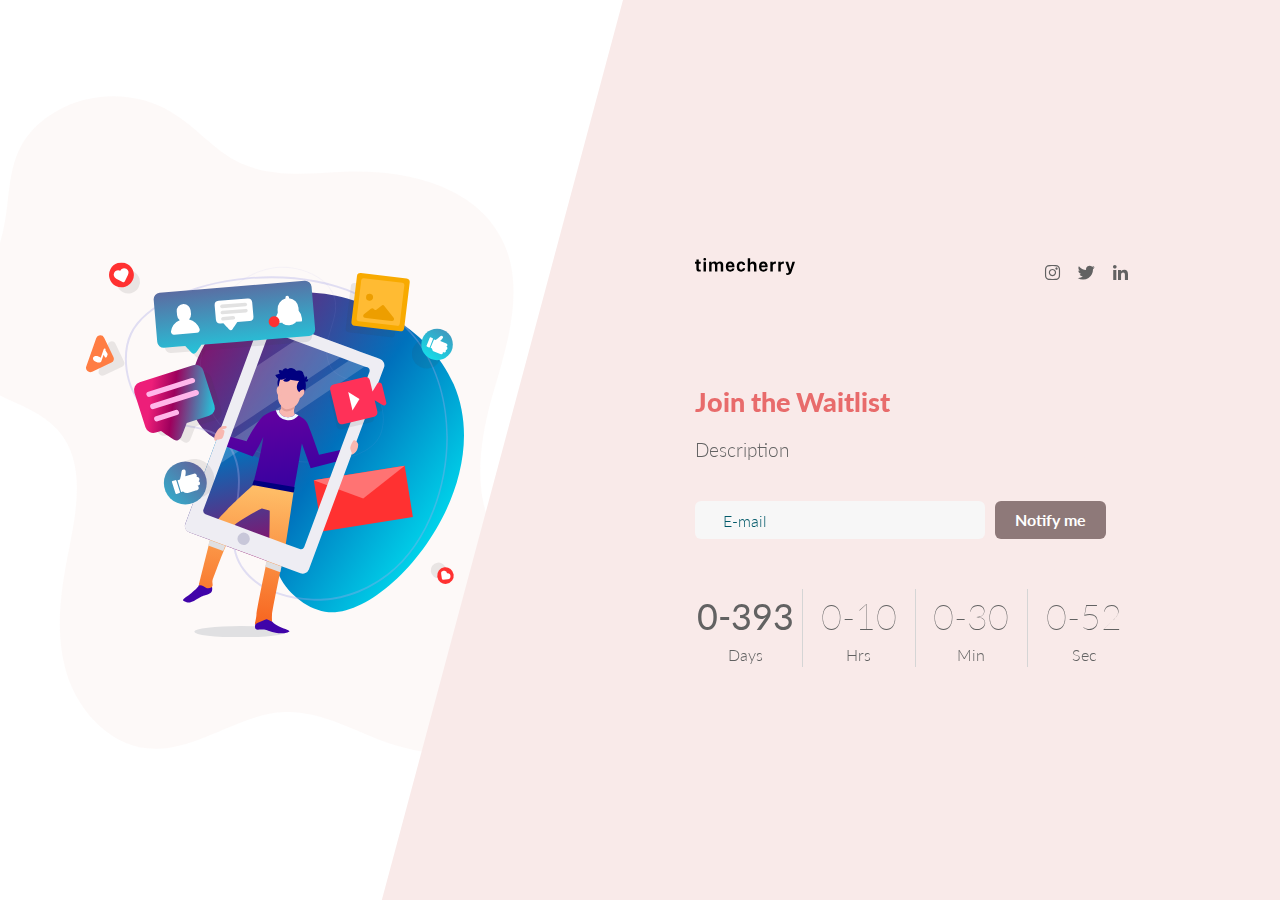
<file: index.html>
<!DOCTYPE html>
<html lang="en">
<head>
    <title>timecherry</title>
    <meta charset="UTF-8">
    <meta name="viewport" content="width=device-width, initial-scale=1.0">
    <link rel="icon" type="image/svg+xml" href="images/timecherry-logo-1.svg">
    <link rel="stylesheet" type="text/css" href="css/bootstrap.min.css">
    <link rel="stylesheet" type="text/css" href="css/fontawesome-all.min.css">
    <link rel="stylesheet" type="text/css" href="css/iosoon-style.css">
    <link rel="stylesheet" type="text/css" href="css/iosoon-theme5.css">

    <!-- Google tag (gtag.js) -->
    <script async src="https://www.googletagmanager.com/gtag/js?id=G-TZVBQM8WHE"></script>
    <script>
        window.dataLayer = window.dataLayer || [];
        function gtag(){dataLayer.push(arguments);}
        gtag('js', new Date());

        gtag('config', 'G-TZVBQM8WHE');
    </script>
</head>
<body>
    <div class="form-body">
        <div class="row">
            <div class="img-holder">
                <div class="info-holder">
                    <img src="images/graphic2.svg" alt="">
                </div>
            </div>
            <div class="form-holder custom-bg">
                <div class="form-content">
                    <div class="form-items">
                        <div class="form-row logo-social">
                            <div class="col-6">
                                <div class="website-logo-inside">
                                    <a href="index.html">
                                        <div class="logo">
                                            <img class="logo-size" src="images/timecherry-logo-1.svg" alt="">
                                        </div>
                                    </a>
                                </div>
                            </div>
                            <div class="col-6">
                                <div class="other-links no-bg-icon">
                                    <a href="https://www.instagram.com/timecherry" target="_blank"><i class="fab fa-instagram"></i></a>
                                    <a href="https://x.com/timecherry" target="_blank"><i class="fab fa-twitter"></i></a>
                                    <a href="https://www.linkedin.com/company/timecherry" target="_blank"><i class="fab fa-linkedin-in"></i></a>
                                </div>
                            </div>
                        </div>
                        <h3>Join the Waitlist</h3>
                        <p>Description</p>
                        <div id="mc_embed_signup2">
                            <form class="form-row" action="https://timecherry.us7.list-manage.com/subscribe/post?u=3519958bd8d28cdbc3f43c38e&amp;id=7b5ea2a5b9&amp;f_id=0084e7e3f0" method="post">
                                <div class="col-md-8">
                                    <input class="form-control" id="mce-EMAIL2" name="EMAIL" type="email" placeholder="E-mail">
                                </div>
                                <div class="col-md-4">
                                    <button type="submit" class="btn btn-primary">Notify me</button>
                                </div>
                            </form>
                            <script type="text/javascript" src="//s3.amazonaws.com/downloads.mailchimp.com/js/mc-validate.js"></script><script type="text/javascript">(function($) {window.fnames = new Array(); window.ftypes = new Array();fnames[0]='EMAIL';ftypes[0]='email';fnames[1]='FNAME';ftypes[1]='text';fnames[2]='LNAME';ftypes[2]='text';fnames[3]='ADDRESS';ftypes[3]='address';fnames[4]='PHONE';ftypes[4]='phone';fnames[5]='BIRTHDAY';ftypes[5]='birthday';fnames[6]='COMPANY';ftypes[6]='text';}(jQuery));var $mcj = jQuery.noConflict(true);</script>
                        </div>

                        <div class="time-counter form-row">
                            <div class="days count col">
                                <div class="num">30</div>
                                <div class="label">Days</div>
                            </div>
                            <div class="hours count col">
                                <div class="num">12</div>
                                <div class="label">Hrs</div>
                            </div>
                            <div class="minutes count col">
                                <div class="num">59</div>
                                <div class="label">Min</div>
                            </div>
                            <div class="seconds count col">
                                <div class="num">30</div>
                                <div class="label">Sec</div>
                            </div>
                        </div>
                    </div>
                </div>
            </div>
        </div>
    </div>
<script src="js/jquery.min.js"></script>
<script src="js/popper.min.js"></script>
<script src="js/bootstrap.min.js"></script>
<script src="js/main.js"></script>
</body>
</html>
</file>
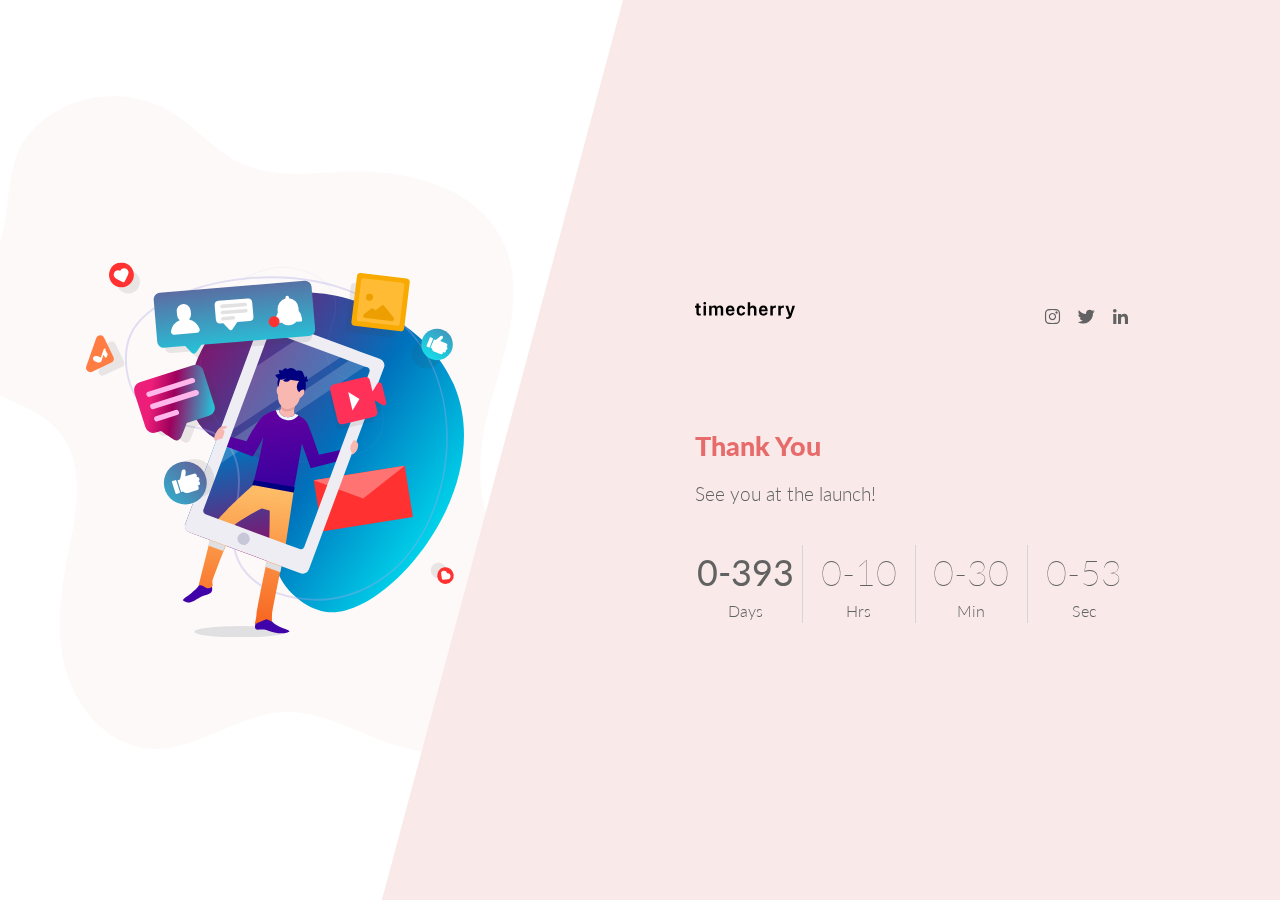
<file: thanks.html>
<!DOCTYPE html>
<html lang="en">
<head>
    <title>timecherry</title>
    <meta charset="UTF-8">
    <meta name="viewport" content="width=device-width, initial-scale=1.0">
    <link rel="icon" type="image/svg+xml" href="images/timecherry-logo-1.svg">
    <link rel="stylesheet" type="text/css" href="css/bootstrap.min.css">
    <link rel="stylesheet" type="text/css" href="css/fontawesome-all.min.css">
    <link rel="stylesheet" type="text/css" href="css/iosoon-style.css">
    <link rel="stylesheet" type="text/css" href="css/iosoon-theme5.css">

    <!-- Google tag (gtag.js) -->
    <script async src="https://www.googletagmanager.com/gtag/js?id=G-TZVBQM8WHE"></script>
    <script>
        window.dataLayer = window.dataLayer || [];
        function gtag(){dataLayer.push(arguments);}
        gtag('js', new Date());

        gtag('config', 'G-TZVBQM8WHE');
    </script>
</head>
<body>
    <div class="form-body">
        <div class="row">
            <div class="img-holder">
                <div class="info-holder">
                    <img src="images/graphic2.svg" alt="">
                </div>
            </div>
            <div class="form-holder custom-bg">
                <div class="form-content">
                    <div class="form-items">
                        <div class="form-row logo-social">
                            <div class="col-6">
                                <div class="website-logo-inside">
                                    <a href="index.html">
                                        <div class="logo">
                                            <img class="logo-size" src="images/timecherry-logo-1.svg" alt="">
                                        </div>
                                    </a>
                                </div>
                            </div>
                            <div class="col-6">
                                <div class="other-links no-bg-icon">
                                    <a href="https://www.instagram.com/timecherry" target="_blank"><i class="fab fa-instagram"></i></a>
                                    <a href="https://x.com/timecherry" target="_blank"><i class="fab fa-twitter"></i></a>
                                    <a href="https://www.linkedin.com/company/timecherry" target="_blank"><i class="fab fa-linkedin-in"></i></a>
                                </div>
                            </div>
                        </div>
                        <h3>Thank You</h3>
                        <p>See you at the launch!</p>
                        <div class="time-counter form-row">
                            <div class="days count col">
                                <div class="num">30</div>
                                <div class="label">Days</div>
                            </div>
                            <div class="hours count col">
                                <div class="num">12</div>
                                <div class="label">Hrs</div>
                            </div>
                            <div class="minutes count col">
                                <div class="num">59</div>
                                <div class="label">Min</div>
                            </div>
                            <div class="seconds count col">
                                <div class="num">30</div>
                                <div class="label">Sec</div>
                            </div>
                        </div>
                    </div>
                </div>
            </div>
        </div>
    </div>
<script src="js/jquery.min.js"></script>
<script src="js/popper.min.js"></script>
<script src="js/bootstrap.min.js"></script>
<script src="js/main.js"></script>
</body>
</html>
</file>
<file: css/iosoon-style.css>
/*------------------------------------------------------------------
 * Theme Name: iosoon - coming soon page templates
 * Theme URI: http://www.brandio.io/envato/iosoon/html
 * Author: Brandio
 * Author URI: http://www.brandio.io/
 * Description: A Bootstrap Responsive HTML5 Template
 * Version: 1.0
 * Licensed under MIT (https://github.com/twbs/bootstrap/blob/master/LICENSE)
 * Bootstrap v4.4.1 (http://getbootstrap.com)
 * Copyright 2020 Brandio.
 -------------------------------------------------------------------*/
/*------------------------------------------------------------------
[Table of contents]

1. General Styles.
2. Responsive Styles.
-------------------------------------------------------------------*/
@import url("https://fonts.googleapis.com/css?family=Lato:100,300,400,700,900");
/* -----------------------------------
    1 - General Styles
------------------------------------*/
*, body {
    font-family: 'Lato', sans-serif;
    font-weight: 400;
    -webkit-font-smoothing: antialiased;
    text-rendering: optimizeLegibility;
    -moz-osx-font-smoothing: grayscale;
}

html, body {
    height: 100%;
}

.form-body {
    position: relative;
    background-color: #0093FF;
    height: 100%;
    z-index: 1;
}

.form-body > .row {
    position: relative;
    margin-left: 0;
    margin-right: 0;
    height: 100%;
}

.form-body.gradient-bg {
    background-repeat: repeat-x;
    background-image: -webkit-linear-gradient(0deg, rgba(0, 0, 0, 0), rgba(0, 0, 0, 0));
    background-image: -o-linear-gradient(0deg, rgba(0, 0, 0, 0), rgba(0, 0, 0, 0));
    background-image: linear-gradient(0deg, rgba(0, 0, 0, 0), rgba(0, 0, 0, 0));
}

#pagebg {
    position: absolute;
    width: 100%;
    height: 100%;
    top: 0;
    left: 0;
    z-index: -1;
}

.other-bg {
    position: absolute;
    width: 100%;
    height: 100%;
    top: 0;
    left: 0;
    background-image: url(../images/graphic-bg1.svg);
    background-position: -550% 50%;
    background-size: 104%;
    background-repeat: no-repeat;
    z-index: -1;
}

.dir-bg {
    position: absolute;
    width: 100%;
    height: 100%;
    top: 0;
    right: 0;
    background-image: url(../images/cloud-bg3.svg);
    background-size: 362px 326px;
    background-position: top right;
    background-repeat: no-repeat;
    z-index: -1;
}

.website-logo {
    display: inline-block;
    position: absolute;
    z-index: 1000;
    top: 50px;
    left: 50px;
    right: initial;
    bottom: initial;
}

.website-logo img {
    width: 100px;
}

.website-logo a {
    display: inline-block;
}

.website-logo .logo {
    display: inline-block;
    background-image: url("../images/timecherry-logo-1.svg");
    background-size: contain;
    background-repeat: no-repeat;
}

.website-logo .logo img {
    width: 100px;
}

.website-logo .logo img.logo-size {
    opacity: 0 !important;
}

.other-links {
    margin-top: 30px;
}

.other-links span {
    font-size: 19px;
    font-weight: 300;
    color: #fff;
    margin-right: 20px;
}

.other-links a {
    font-size: 12px;
    font-weight: 700;
    color: #fff;
    margin-right: 10px;
}

.other-links a:last-child {
    margin-right: 0;
}

.other-links a i {
    display: inline-block;
    width: 20px;
    height: 20px;
    background-color: #000;
    color: #fff;
    border-radius: 25px;
    text-align: center;
    padding-top: 5px;
    font-size: 17px;
    margin: 0 5px;
    -webkit-transition: all 0.3s ease;
    transition: all 0.3s ease;
}

.other-links a i[class*="fa-twitter"] {
    background-color: #00aced;
}

.other-links a i[class*="fa-facebook"] {
    background-color: #3b5998;
}

.other-links a i[class*="fa-youtube"] {
    background-color: #bb0000;
}

.other-links a i[class*="fa-google"] {
    background-color: #dd4b39;
}

.other-links a i[class*="fa-linkedin"] {
    background-color: #007bb6;
}

.other-links a i[class*="fa-instagram"] {
    background-color: #517fa4;
}

.other-links a:hover, .other-links a:focus {
    opacity: 0.8;
}

.other-links.no-bg-icon a {
    margin-right: 0;
}

.other-links.no-bg-icon a i {
    background-color: transparent;
}

.other-links.other-links-up {
    position: absolute;
    z-index: 1000;
    top: 50px;
    right: 50px;
    margin-top: 0;
}

.website-logo-inside {
    margin-top: -40px;
    margin-bottom: 100px;
}

.website-logo-inside img {
    width: 100px;
}

.website-logo-inside a {
    display: inline-block;
}

.website-logo-inside .logo {
    display: inline-block;
    background-image: url("../images/timecherry-logo-1.svg");
    background-size: contain;
    background-repeat: no-repeat;
}

.website-logo-inside .logo img {
    width: 100px;
}

.website-logo-inside .logo img.logo-size {
    opacity: 0 !important;
}

.no-side .website-logo-inside {
    margin-bottom: 40px;
}

.preview-body {
    padding-top: 70px;
    padding-bottom: 70px;
    text-align: center;
}

.preview-body .web-logo {
    margin-bottom: 50px;
}

.preview-body .web-logo img {
    width: 120px;
}

.preview-body .web-title {
    font-size: 30px;
    font-weight: 300;
    color: #000;
    line-height: 35px;
    margin-bottom: 50px;
}

.preview-body .img-link {
    display: inline-block;
    width: 100%;
    margin: 20px 0;
    padding: 0 5px;
}

.preview-body .img-link img {
    width: 100%;
    border-radius: 15px;
    -webkit-box-shadow: 0 0 5px rgba(0, 0, 0, 0.18);
    box-shadow: 0 0 5px rgba(0, 0, 0, 0.18);
    -webkit-transition: all 0.5s cubic-bezier(0.34, 1.61, 0.7, 1);
    transition: all 0.5s cubic-bezier(0.34, 1.61, 0.7, 1);
}

.preview-body .img-link:hover img, .preview-body .img-link:focus img {
    -webkit-transform: scale(1.05);
    -moz-transform: scale(1.05);
    -ms-transform: scale(1.05);
    transform: scale(1.05);
    -webkit-box-shadow: 0 11px 19px rgba(0, 0, 0, 0.1);
    box-shadow: 0 11px 19px rgba(0, 0, 0, 0.1);
}

.img-holder {
    display: inline-block;
    position: absolute;
    top: 0;
    left: 0;
    width: 550px;
    min-height: 700px;
    height: 100%;
    overflow: hidden;
    background-color: #000000;
    padding: 60px;
    text-align: center;
    z-index: 999;
}

.img-holder:before {
    content: "";
    position: absolute;
    width: 100%;
    height: 100%;
    left: 0;
    top: 0;
    background-image: url(../images/cloud-bg.svg);
    background-size: 130%;
    background-repeat: no-repeat;
    background-position: center center;
    z-index: -1;
}

.img-holder .info-holder {
    position: relative;
    top: 50%;
    -webkit-transform: translateY(-50%);
    -moz-transform: translateY(-50%);
    -ms-transform: translateY(-50%);
    transform: translateY(-50%);
}

.img-holder .info-holder h3 {
    display: inline-block;
    color: #fff;
    text-align: left;
    font-size: 25px;
    font-weight: 900;
    margin-bottom: 30px;
    width: 100%;
    max-width: 378px;
    padding-right: 30px;
}

.img-holder .info-holder p {
    display: inline-block;
    color: #fff;
    text-align: left;
    font-size: 19px;
    font-weight: 300;
    line-height: 20px;
    margin-bottom: 50px;
    width: 100%;
    max-width: 378px;
    padding-right: 30px;
}

.img-holder .info-holder img {
    width: 100%;
    max-width: 378px;
}

.img-holder .bg {
    position: absolute;
    opacity: 0.23;
    left: 0;
    top: 0;
    width: 100%;
    height: 100%;
    background-image: url("../images/img1.jpg");
    background-size: cover;
    background-position: center;
    z-index: -1;
}

.img-holder.on-top {
    z-index: 99999;
    -webkit-transform: translateX(50px);
    -moz-transform: translateX(50px);
    -ms-transform: translateX(50px);
    transform: translateX(50px);
    padding: 20px;
}

@media (min-height: 700px) {
    .img-holder {
        position: fixed;
    }

    .website-logo {
    /*position: fixed;*/
    }
}

.img-holder-right {
    display: -webkit-box;
    display: -moz-box;
    display: -ms-flexbox;
    display: -webkit-flex;
    display: flex;
    -moz-justify-content: left;
    -webkit-justify-content: left;
    -ms-justify-content: left;
    justify-content: left;
    -moz-align-items: center;
    -webkit-align-items: center;
    -ms-align-items: center;
    align-items: center;
    padding: 30px;
}

.img-holder-right img {
    width: 100%;
    max-width: 620px;
}

.form-holder {
    position: relative;
    margin-left: 550px;
    width: 100%;
    height: 100%;
}

.form-holder .form-content {
    position: relative;
    text-align: center;
    display: -webkit-box;
    display: -moz-box;
    display: -ms-flexbox;
    display: -webkit-flex;
    display: flex;
    -moz-justify-content: center;
    -webkit-justify-content: center;
    -ms-justify-content: center;
    justify-content: center;
    -moz-align-items: center;
    -webkit-align-items: center;
    -ms-align-items: center;
    align-items: center;
    padding: 125px 60px 60px;
    height: 100%;
}

.form-holder .form-content ::-webkit-input-placeholder {
    color: #526489;
}

.form-holder .form-content :-moz-placeholder {
    color: #526489;
}

.form-holder .form-content ::-moz-placeholder {
    color: #526489;
}

.form-holder .form-content :-ms-input-placeholder {
    color: #526489;
}

.form-holder.custom-bg {
    background-color: transparent !important;
    z-index: 9999;
}

.form-holder.custom-bg:before {
    position: absolute;
    content: "";
    width: 100%;
    height: 100%;
    top: 0;
    left: 0;
    background-color: #F9EAE9;
    -webkit-transform-origin: top center;
    -moz-transform-origin: top center;
    -ms-transform-origin: top center;
    transform-origin: top center;
    -webkit-transform: skewX(-15deg) scaleX(0.8);
    -moz-transform: skewX(-15deg) scaleX(0.8);
    -ms-transform: skewX(-15deg) scaleX(0.8);
    transform: skewX(-15deg) scaleX(0.8);
}

.form-holder.custom-bg:after {
    position: absolute;
    content: "";
    width: 70%;
    height: 100%;
    top: 0;
    right: 0;
    background-color: #F9EAE9;
    z-index: -1;
}

.form-holder.custom-bg .form-content {
    background-color: transparent !important;
}

.form-holder #pagebg {
    position: absolute;
    width: 100%;
    height: 100%;
    left: 0;
    top: 0;
}

@media (max-height: 700px) {
    .form-body {
        height: initial;
        min-height: 100%;
    }

    .form-body .form-content {
        display: block;
    }
}

.form-control:focus {
    -webkit-box-shadow: none;
    box-shadow: none;
}

.form-control ::-webkit-input-placeholder {
    color: #526489;
}

.form-control :-moz-placeholder {
    color: #526489;
}

.form-control ::-moz-placeholder {
    color: #526489;
}

.form-control :-ms-input-placeholder {
    color: #526489;
}

.form-content {
    position: relative;
    background-color: #0093FF;
}

.form-content .spacer {
    height: 20px;
}

.form-content .form-group {
    color: #fff;
    font-size: 15px;
    font-weight: 300;
}

.form-content .form-items {
    display: inline-block;
    width: 100%;
    max-width: 340px;
    text-align: left;
    -webkit-transition: all 0.4s ease;
    transition: all 0.4s ease;
}

.form-content h3 {
    color: #fff;
    text-align: left;
    font-size: 27px;
    font-weight: 900;
    margin-bottom: 20px;
}

.form-content h3.form-title {
    margin-bottom: 30px;
}

.form-content h5 {
    color: #fff;
    text-align: center;
    font-size: 19px;
    font-weight: 700;
    margin-bottom: 25px;
}

.form-content p {
    color: #fff;
    text-align: left;
    font-size: 19px;
    font-weight: 300;
    line-height: 23px;
    margin-bottom: 40px;
}

.form-content p.form-subtitle {
    font-size: 16px;
    margin-bottom: 15px;
}

.form-content a {
    color: #fff;
    font-size: 19px;
}

.form-content label {
    color: #fff;
    text-align: left;
    font-size: 15px;
    font-weight: 300;
    line-height: 20px;
    margin-bottom: 10px;
}

.form-content .page-links {
    margin-bottom: 34px;
}

.form-content .page-links a {
    position: relative;
    display: inline-block;
    text-decoration: none;
    color: #fff;
    font-weight: 300;
    font-size: 15px;
    margin-right: 20px;
    -webkit-transition: all 0.3s ease;
    transition: all 0.3s ease;
}

.form-content .page-links a:last-child {
    margin-right: 0;
}

.form-content .page-links a:after {
    position: absolute;
    content: "";
    width: 100%;
    height: 2px;
    left: 0;
    bottom: -10px;
    background-color: rgba(255, 255, 255, 0.5);
    -webkit-transition: all 0.3s ease;
    transition: all 0.3s ease;
}

.form-content .page-links a.active {
    font-weight: 700;
}

.form-content .page-links a.active:after {
    background-color: #fff;
}

.form-content .page-links a:hover:after, .form-content .page-links a:focus:after {
    background-color: #fff;
}

.form-content input, .form-content .dropdown-toggle.btn-default {
    width: 100%;
    text-align: left;
    border: 0;
    outline: 0;
    border-radius: 6px;
    background-color: #fff;
    -webkit-box-shadow: 0 0 0 rgba(0, 0, 0, 0);
    box-shadow: 0 0 0 rgba(0, 0, 0, 0);
    padding: 7px 28px;
    font-size: 16px;
    font-weight: 300;
    color: #8D8D8D;
    -webkit-transition: all 0.3s ease 0s;
    transition: all 0.3s ease 0s;
    margin-bottom: 14px;
}

.form-content input:hover, .form-content input:focus, .form-content .dropdown-toggle.btn-default:hover, .form-content .dropdown-toggle.btn-default:focus {
    border: 0;
    background-color: #ebeff8;
    color: #8D8D8D;
    -webkit-box-shadow: 0 0 0 rgba(0, 0, 0, 0);
    box-shadow: 0 0 0 rgba(0, 0, 0, 0);
}

.form-content textarea {
    position: static !important;
    width: 100%;
    padding: 8px 20px;
    border-radius: 6px;
    text-align: left;
    background-color: #fff;
    -webkit-box-shadow: 0 0 0 rgba(0, 0, 0, 0);
    box-shadow: 0 0 0 rgba(0, 0, 0, 0);
    border: 0;
    font-size: 15px;
    color: #8D8D8D;
    outline: none;
    resize: none;
    height: 120px;
    -webkit-transition: none;
    transition: none;
    margin-bottom: 14px;
}

.form-content textarea:hover, .form-content textarea:focus {
    border: 0;
    background-color: #ebeff8;
    color: #8D8D8D;
    -webkit-box-shadow: 0 0 0 rgba(0, 0, 0, 0);
    box-shadow: 0 0 0 rgba(0, 0, 0, 0);
}

.form-content input[type="checkbox"], .form-content input[type="radio"] {
    width: auto;
}

.form-content input[type="checkbox"]:not(:checked), .form-content input[type="checkbox"]:checked, .form-content input[type="radio"]:not(:checked), .form-content input[type="radio"]:checked {
    position: absolute;
    left: -9999px;
}

.form-content input[type="checkbox"]:not(:checked) + label, .form-content input[type="checkbox"]:checked + label, .form-content input[type="radio"]:not(:checked) + label, .form-content input[type="radio"]:checked + label {
    position: relative;
    padding-left: 23px;
    cursor: pointer;
    display: inline;
    color: #fff;
    font-size: 14px;
    font-weight: 700;
    margin-left: 0;
    -webkit-transition: all 0.3s ease;
    transition: all 0.3s ease;
    -webkit-user-select: none;
    -moz-user-select: none;
    -ms-user-select: none;
    user-select: none;
}

.form-content input[type="checkbox"]:checked + label, .form-content input[type="radio"]:checked + label {
    color: #fff;
}

.form-content input[type="checkbox"]:checked + label:before, .form-content input[type="radio"]:checked + label:before {
    content: '';
    position: absolute;
    left: 0;
    top: 2px;
    width: 15px;
    height: 15px;
    background: #fff;
    border-radius: 50px;
    border: 0px solid #fff;
    -webkit-transition: all 0.3s ease;
    transition: all 0.3s ease;
}

.form-content input[type="checkbox"]:not(:checked) + label:before, .form-content input[type="radio"]:not(:checked) + label:before {
    content: '';
    position: absolute;
    left: 0;
    top: 2px;
    width: 15px;
    height: 15px;
    background: transparent;
    border-radius: 50px;
    border: 2px solid #fff;
    -webkit-transition: all 0.3s ease;
    transition: all 0.3s ease;
}

.form-content input[type="checkbox"]:not(:checked) + label:after, .form-content input[type="radio"]:not(:checked) + label:after {
    opacity: 0;
    -webkit-transform: scale(0);
    -moz-transform: scale(0);
    -ms-transform: scale(0);
    transform: scale(0);
}

.form-content input[type="checkbox"]:disabled, .form-content input[type="radio"]:disabled {
    opacity: 0.6;
}

.form-content input[type="checkbox"]:not(:checked) + label:after, .form-content input[type="checkbox"]:checked + label:after {
    content: '\f00c';
    font-family: "Font Awesome 5 Free";
    font-style: normal;
    font-weight: 600;
    position: absolute;
    top: 3px;
    left: 3px;
    font-size: 9px;
    color: #0093FF;
    line-height: 14px;
    -webkit-transition: all 0.2s ease;
    transition: all 0.2s ease;
}

.form-content input[type="checkbox"]:checked + label:before {
    border-radius: 4px;
}

.form-content input[type="checkbox"]:not(:checked) + label:before {
    border-radius: 4px;
}

.form-content input[type="radio"]:not(:checked) + label:after, .form-content input[type="radio"]:checked + label:after {
    content: "";
    position: absolute;
    top: 7px;
    left: 5px;
    width: 5px;
    height: 5px;
    border-radius: 20px;
    background-color: #0093FF;
    -webkit-transition: all 0.2s ease;
    transition: all 0.2s ease;
}

.form-content .custom-options {
    display: -webkit-box;
    display: -moz-box;
    display: -ms-flexbox;
    display: -webkit-flex;
    display: flex;
}

.form-content .custom-options input[type="checkbox"], .form-content .custom-options input[type="radio"] {
    width: auto;
}

.form-content .custom-options input[type="checkbox"]:not(:checked), .form-content .custom-options input[type="checkbox"]:checked, .form-content .custom-options input[type="radio"]:not(:checked), .form-content .custom-options input[type="radio"]:checked {
    position: absolute;
    left: -9999px;
}

.form-content .custom-options input[type="checkbox"]:not(:checked) + label, .form-content .custom-options input[type="checkbox"]:checked + label, .form-content .custom-options input[type="radio"]:not(:checked) + label, .form-content .custom-options input[type="radio"]:checked + label {
    position: relative;
    padding-left: 0;
    cursor: pointer;
    display: inline;
    color: #606060;
    background-color: #F7F7F7;
    font-size: 13px;
    font-weight: 400;
    margin-left: 0;
    border-radius: 5px;
    padding: 4px 10px;
    margin-right: 10px;
    -webkit-transition: all 0.3s ease;
    transition: all 0.3s ease;
    -webkit-user-select: none;
    -moz-user-select: none;
    -ms-user-select: none;
    user-select: none;
    flex-grow: 1;
    text-align: center;
}

.form-content .custom-options input[type="checkbox"]:not(:checked) + label:last-child, .form-content .custom-options input[type="checkbox"]:checked + label:last-child, .form-content .custom-options input[type="radio"]:not(:checked) + label:last-child, .form-content .custom-options input[type="radio"]:checked + label:last-child {
    margin-right: 0;
}

.form-content .custom-options input[type="checkbox"]:checked + label, .form-content .custom-options input[type="radio"]:checked + label {
    color: #fff;
    background-color: #57D38C;
    font-weight: 400;
    -webkit-box-shadow: 0 3px 8px rgba(74, 230, 142, 0.35);
    box-shadow: 0 3px 8px rgba(74, 230, 142, 0.35);
}

.form-content .custom-options input[type="checkbox"]:checked + label:before, .form-content .custom-options input[type="radio"]:checked + label:before {
    display: none;
}

.form-content .custom-options input[type="checkbox"]:not(:checked) + label:before, .form-content .custom-options input[type="radio"]:not(:checked) + label:before {
    display: none;
}

.form-content .custom-options input[type="checkbox"]:not(:checked) + label:after, .form-content .custom-options input[type="radio"]:not(:checked) + label:after {
    display: none;
}

.form-content .custom-options input[type="checkbox"]:disabled, .form-content .custom-options input[type="radio"]:disabled {
    opacity: 0.6;
}

.form-content .custom-options input[type="checkbox"]:not(:checked) + label:after, .form-content .custom-options input[type="checkbox"]:checked + label:after {
    display: none;
}

.form-content .custom-options input[type="checkbox"]:checked + label:before {
    border-radius: 4px;
}

.form-content .custom-options input[type="checkbox"]:not(:checked) + label:before {
    border-radius: 4px;
}

.form-content .custom-options input[type="radio"]:not(:checked) + label:after, .form-content .custom-options input[type="radio"]:checked + label:after {
    display: none;
}

.form-content .ibtn {
    border-radius: 8px;
    border: 0;
    padding: 8px 26px;
    background-color: #fff;
    color: #29A4FF;
    font-size: 16px;
    font-weight: 700;
    text-decoration: none;
    cursor: pointer;
    margin-right: 10px;
    outline: none;
    -webkit-transition: all 0.3s ease;
    transition: all 0.3s ease;
    -webkit-box-shadow: 0 0 0 rgba(0, 0, 0, 0.16);
    box-shadow: 0 0 0 rgba(0, 0, 0, 0.16);
}

.form-content .ibtn:last-child {
    margin-right: 0;
}

.form-content .ibtn:hover, .form-content .ibtn:focus {
    -webkit-box-shadow: 0 5px 6px rgba(0, 0, 0, 0.16);
    box-shadow: 0 5px 6px rgba(0, 0, 0, 0.16);
    background-color: #f2f2f2;
}

.form-content .form-button {
    margin-top: 4px;
    margin-bottom: 25px;
}

.form-content .form-button a {
    font-size: 13px;
    font-weight: 700;
    color: #fff;
}

.form-content .form-button.full-width {
    margin-top: 15px;
}

.form-content .form-button.full-width .ibtn {
    width: 100%;
}

.form-content .btn {
    border-radius: 6px;
    padding: 7px 20px;
    font-size: 16px;
    font-weight: 700;
    margin-right: 10px;
    border: 0;
}

.form-content .btn.btn-light {
    color: #B0C2D0;
}

.form-content .btn.btn-light:hover, .form-content .btn.btn-light:focus {
    color: #a0b6c6;
}

.form-content .btn.btn-primary {
    color: #29A4FF;
    background-color: #fff;
    -webkit-box-shadow: 0 0 0 rgba(0, 0, 0, 0.16);
    box-shadow: 0 0 0 rgba(0, 0, 0, 0.16);
}

.form-content .btn.btn-primary:hover, .form-content .btn.btn-primary:focus {
    background-color: #f7f7f7;
    -webkit-box-shadow: 0 5px 6px rgba(0, 0, 0, 0.16);
    box-shadow: 0 5px 6px rgba(0, 0, 0, 0.16);
}

.form-content .btn:last-child {
    margin-right: 0;
}

.form-content form {
    margin-bottom: 36px;
    text-align: left;
}

.form-content.form-sm input, .form-content.form-sm .dropdown-toggle.btn-default {
    padding: 6px 16px;
    margin-bottom: 10px;
    font-size: 14px;
}

.form-content.form-sm textarea {
    padding: 6px 16px;
    margin-bottom: 10px;
    font-size: 14px;
}

.form-content.form-sm .form-button .ibtn {
    padding: 4px 28px;
}

.form-content.form-sm .btn {
    padding: 4px 28px;
}

.form-content .form-sent {
    position: absolute;
    text-align: center;
    opacity: 0;
    pointer-events: none;
    z-index: 1;
    -webkit-transform-origin: center center;
    -moz-transform-origin: center center;
    -ms-transform-origin: center center;
    transform-origin: center center;
    -webkit-transform: scale(0.7) translateX(200px);
    -moz-transform: scale(0.7) translateX(200px);
    -ms-transform: scale(0.7) translateX(200px);
    transform: scale(0.7) translateX(200px);
    -webkit-transition: all 0.4s ease;
    transition: all 0.4s ease;
}

.form-content .form-sent.show-it {
    opacity: 1;
    pointer-events: all;
    z-index: 2;
    -webkit-transform: scale(1) translateX(0);
    -moz-transform: scale(1) translateX(0);
    -ms-transform: scale(1) translateX(0);
    transform: scale(1) translateX(0);
}

.form-content .form-sent.show-it .tick-holder .tick-icon {
    -webkit-animation: tick-anime3 0.7s cubic-bezier(0.34, 1.61, 0.7, 1) 0s forwards;
    -moz-animation: tick-anime3 0.7s cubic-bezier(0.34, 1.61, 0.7, 1) 0s forwards;
    -ms-animation: tick-anime3 0.7s cubic-bezier(0.34, 1.61, 0.7, 1) 0s forwards;
    animation: tick-anime3 0.7s cubic-bezier(0.34, 1.61, 0.7, 1) 0s forwards;
}

.form-content .form-sent.show-it .tick-holder .tick-icon:before {
    -webkit-animation: tick-anime1 0.2s linear 0.2s forwards;
    -moz-animation: tick-anime1 0.2s linear 0.2s forwards;
    -ms-animation: tick-anime1 0.2s linear 0.2s forwards;
    animation: tick-anime1 0.2s linear 0.2s forwards;
}

.form-content .form-sent.show-it .tick-holder .tick-icon:after {
    -webkit-animation: tick-anime2 0.4s ease 0.4s forwards;
    -moz-animation: tick-anime2 0.4s ease 0.4s forwards;
    -ms-animation: tick-anime2 0.4s ease 0.4s forwards;
    animation: tick-anime2 0.4s ease 0.4s forwards;
}

.form-content .form-sent .tick-holder {
    text-align: center;
    margin-bottom: 12px;
}

.form-content .form-sent .tick-holder .tick-icon {
    position: relative;
    display: inline-block;
    width: 40px;
    height: 40px;
    border-radius: 40px;
    background-color: rgba(255, 255, 255, 0);
    -webkit-transform: rotate(35deg) scale(2);
    -moz-transform: rotate(35deg) scale(2);
    -ms-transform: rotate(35deg) scale(2);
    transform: rotate(35deg) scale(2);
    -webkit-transform-origin: center center;
    -moz-transform-origin: center center;
    -ms-transform-origin: center center;
    transform-origin: center center;
}

.form-content .form-sent .tick-holder .tick-icon:before {
    content: "";
    position: absolute;
    background-color: #fff;
    width: 10px;
    height: 2px;
    top: 28px;
    left: 14px;
    border-radius: 2px;
    -webkit-transform-origin: left center;
    -moz-transform-origin: left center;
    -ms-transform-origin: left center;
    transform-origin: left center;
    -webkit-transform: scaleX(0);
    -moz-transform: scaleX(0);
    -ms-transform: scaleX(0);
    transform: scaleX(0);
}

.form-content .form-sent .tick-holder .tick-icon:after {
    content: "";
    position: absolute;
    background-color: #fff;
    width: 2px;
    height: 20px;
    top: 9px;
    left: 22px;
    border-radius: 2px;
    -webkit-transform-origin: center bottom;
    -moz-transform-origin: center bottom;
    -ms-transform-origin: center bottom;
    transform-origin: center bottom;
    -webkit-transform: scaleY(0);
    -moz-transform: scaleY(0);
    -ms-transform: scaleY(0);
    transform: scaleY(0);
}

.form-content .form-sent h3 {
    text-align: center;
    color: #fff;
}

.form-content .form-sent p {
    text-align: center;
    color: #fff;
    font-size: 15px;
    opacity: 0.8;
    margin-bottom: 20px;
}

.form-content .form-sent .info-holder {
    font-size: 12px;
    font-weight: 700;
    color: #fff;
    border-top: 1px solid rgba(255, 255, 255, 0.5);
    padding: 10px;
    margin-top: 60px;
}

.form-content .form-sent .info-holder span {
    font-size: 12px;
    font-weight: 700;
    color: #fff;
    opacity: 0.6;
}

.form-content .form-sent .info-holder a {
    font-size: 12px;
    font-weight: 700;
    color: #fff;
    opacity: 0.9;
}

.form-content .hide-it {
    opacity: 0;
    z-index: 1;
    pointer-events: none;
    -webkit-transform-origin: center center;
    -moz-transform-origin: center center;
    -ms-transform-origin: center center;
    transform-origin: center center;
    -webkit-transform: scale(0.7) translateX(-200px);
    -moz-transform: scale(0.7) translateX(-200px);
    -ms-transform: scale(0.7) translateX(-200px);
    transform: scale(0.7) translateX(-200px);
}

.form-content .time-counter .count {
    text-align: center;
    border-right: 1px solid #D5D5D5;
}

.form-content .time-counter .count .num {
    font-size: 36px;
    font-weight: 100;
    color: #fff;
}

.form-content .time-counter .count .label {
    font-size: 16px;
    font-weight: 300;
    color: #fff;
}

.form-content .time-counter .count:first-child .num {
    font-weight: 400;
}

.form-content .time-counter .count:last-child {
    border-right: 0;
}

.form-content .time-counter.other-style .count {
    border: 0;
}

.form-content .time-counter.bold-style .count .num {
    font-weight: 300;
}

.form-content .time-counter.bold-style .count:first-child .num {
    font-weight: 400;
}

.form-content .logo-social {
    margin-top: -40px;
    margin-bottom: 100px;
}

.form-content .logo-social .website-logo-inside {
    margin-top: 0;
    margin-bottom: 0;
}

.form-content .logo-social .other-links {
    margin-top: 0;
    text-align: right;
}

@-webkit-keyframes tick-anime1 {
    0% {
        -webkit-transform: scaleX(0);
        -moz-transform: scaleX(0);
        -ms-transform: scaleX(0);
        transform: scaleX(0);
    }

    100% {
        -webkit-transform: scaleX(1);
        -moz-transform: scaleX(1);
        -ms-transform: scaleX(1);
        transform: scaleX(1);
    }
}

@-moz-keyframes tick-anime1 {
    0% {
        -webkit-transform: scaleX(0);
        -moz-transform: scaleX(0);
        -ms-transform: scaleX(0);
        transform: scaleX(0);
    }

    100% {
        -webkit-transform: scaleX(1);
        -moz-transform: scaleX(1);
        -ms-transform: scaleX(1);
        transform: scaleX(1);
    }
}

@-ms-keyframes tick-anime1 {
    0% {
        -webkit-transform: scaleX(0);
        -moz-transform: scaleX(0);
        -ms-transform: scaleX(0);
        transform: scaleX(0);
    }

    100% {
        -webkit-transform: scaleX(1);
        -moz-transform: scaleX(1);
        -ms-transform: scaleX(1);
        transform: scaleX(1);
    }
}

@keyframes tick-anime1 {
    0% {
        -webkit-transform: scaleX(0);
        -moz-transform: scaleX(0);
        -ms-transform: scaleX(0);
        transform: scaleX(0);
    }

    100% {
        -webkit-transform: scaleX(1);
        -moz-transform: scaleX(1);
        -ms-transform: scaleX(1);
        transform: scaleX(1);
    }
}

@-webkit-keyframes tick-anime2 {
    0% {
        -webkit-transform: scaleY(0);
        -moz-transform: scaleY(0);
        -ms-transform: scaleY(0);
        transform: scaleY(0);
    }

    100% {
        -webkit-transform: scaleY(1);
        -moz-transform: scaleY(1);
        -ms-transform: scaleY(1);
        transform: scaleY(1);
    }
}

@-moz-keyframes tick-anime2 {
    0% {
        -webkit-transform: scaleY(0);
        -moz-transform: scaleY(0);
        -ms-transform: scaleY(0);
        transform: scaleY(0);
    }

    100% {
        -webkit-transform: scaleY(1);
        -moz-transform: scaleY(1);
        -ms-transform: scaleY(1);
        transform: scaleY(1);
    }
}

@-ms-keyframes tick-anime2 {
    0% {
        -webkit-transform: scaleY(0);
        -moz-transform: scaleY(0);
        -ms-transform: scaleY(0);
        transform: scaleY(0);
    }

    100% {
        -webkit-transform: scaleY(1);
        -moz-transform: scaleY(1);
        -ms-transform: scaleY(1);
        transform: scaleY(1);
    }
}

@keyframes tick-anime2 {
    0% {
        -webkit-transform: scaleY(0);
        -moz-transform: scaleY(0);
        -ms-transform: scaleY(0);
        transform: scaleY(0);
    }

    100% {
        -webkit-transform: scaleY(1);
        -moz-transform: scaleY(1);
        -ms-transform: scaleY(1);
        transform: scaleY(1);
    }
}

@-webkit-keyframes tick-anime3 {
    0% {
        -webkit-transform: rotate(35deg) scale(2);
        -moz-transform: rotate(35deg) scale(2);
        -ms-transform: rotate(35deg) scale(2);
        transform: rotate(35deg) scale(2);
    }

    100% {
        -webkit-transform: rotate(45deg) scale(1);
        -moz-transform: rotate(45deg) scale(1);
        -ms-transform: rotate(45deg) scale(1);
        transform: rotate(45deg) scale(1);
    }
}

@-moz-keyframes tick-anime3 {
    0% {
        -webkit-transform: rotate(35deg) scale(2);
        -moz-transform: rotate(35deg) scale(2);
        -ms-transform: rotate(35deg) scale(2);
        transform: rotate(35deg) scale(2);
    }

    100% {
        -webkit-transform: rotate(45deg) scale(1);
        -moz-transform: rotate(45deg) scale(1);
        -ms-transform: rotate(45deg) scale(1);
        transform: rotate(45deg) scale(1);
    }
}

@-ms-keyframes tick-anime3 {
    0% {
        -webkit-transform: rotate(35deg) scale(2);
        -moz-transform: rotate(35deg) scale(2);
        -ms-transform: rotate(35deg) scale(2);
        transform: rotate(35deg) scale(2);
    }

    100% {
        -webkit-transform: rotate(45deg) scale(1);
        -moz-transform: rotate(45deg) scale(1);
        -ms-transform: rotate(45deg) scale(1);
        transform: rotate(45deg) scale(1);
    }
}

@keyframes tick-anime3 {
    0% {
        -webkit-transform: rotate(35deg) scale(2);
        -moz-transform: rotate(35deg) scale(2);
        -ms-transform: rotate(35deg) scale(2);
        transform: rotate(35deg) scale(2);
    }

    100% {
        -webkit-transform: rotate(45deg) scale(1);
        -moz-transform: rotate(45deg) scale(1);
        -ms-transform: rotate(45deg) scale(1);
        transform: rotate(45deg) scale(1);
    }
}

@-webkit-keyframes c-tick-anime3 {
    0% {
        background-color: rgba(233, 253, 214, 0);
        -webkit-transform: rotate(35deg) scale(2);
        -moz-transform: rotate(35deg) scale(2);
        -ms-transform: rotate(35deg) scale(2);
        transform: rotate(35deg) scale(2);
    }

    100% {
        background-color: #E9FDD6;
        -webkit-transform: rotate(45deg) scale(1);
        -moz-transform: rotate(45deg) scale(1);
        -ms-transform: rotate(45deg) scale(1);
        transform: rotate(45deg) scale(1);
    }
}

@-moz-keyframes c-tick-anime3 {
    0% {
        background-color: rgba(233, 253, 214, 0);
        -webkit-transform: rotate(35deg) scale(2);
        -moz-transform: rotate(35deg) scale(2);
        -ms-transform: rotate(35deg) scale(2);
        transform: rotate(35deg) scale(2);
    }

    100% {
        background-color: #E9FDD6;
        -webkit-transform: rotate(45deg) scale(1);
        -moz-transform: rotate(45deg) scale(1);
        -ms-transform: rotate(45deg) scale(1);
        transform: rotate(45deg) scale(1);
    }
}

@-ms-keyframes c-tick-anime3 {
    0% {
        background-color: rgba(233, 253, 214, 0);
        -webkit-transform: rotate(35deg) scale(2);
        -moz-transform: rotate(35deg) scale(2);
        -ms-transform: rotate(35deg) scale(2);
        transform: rotate(35deg) scale(2);
    }

    100% {
        background-color: #E9FDD6;
        -webkit-transform: rotate(45deg) scale(1);
        -moz-transform: rotate(45deg) scale(1);
        -ms-transform: rotate(45deg) scale(1);
        transform: rotate(45deg) scale(1);
    }
}

@keyframes c-tick-anime3 {
    0% {
        background-color: rgba(233, 253, 214, 0);
        -webkit-transform: rotate(35deg) scale(2);
        -moz-transform: rotate(35deg) scale(2);
        -ms-transform: rotate(35deg) scale(2);
        transform: rotate(35deg) scale(2);
    }

    100% {
        background-color: #E9FDD6;
        -webkit-transform: rotate(45deg) scale(1);
        -moz-transform: rotate(45deg) scale(1);
        -ms-transform: rotate(45deg) scale(1);
        transform: rotate(45deg) scale(1);
    }
}

.alert {
    position: relative;
    padding: 6px 12px;
    border: 1px solid #000;
    color: #000000;
    font-size: 13px;
    font-weight: 700;
}

.alert a {
    font-weight: 700;
    color: #000000;
}

.alert a.alert-link {
    font-weight: 700;
    color: #000000;
}

.alert p {
    font-size: 13px;
    font-weight: 700;
    margin-bottom: 18px;
}

.alert.alert-primary {
    background-color: #e2f0ff;
    border-color: #3a86d6;
}

.alert.alert-primary hr {
    border-top-color: #3a86d6;
}

.alert.alert-secondary {
    background-color: #f0f0f0;
    border-color: #8e9396;
}

.alert.alert-secondary hr {
    border-top-color: #8e9396;
}

.alert.alert-success {
    background-color: #F7FFF0;
    border-color: #8CCB57;
}

.alert.alert-success hr {
    border-top-color: #8CCB57;
}

.alert.alert-danger {
    background-color: #FFFAFA;
    border-color: #F55050;
}

.alert.alert-danger hr {
    border-top-color: #F55050;
}

.alert.alert-warning {
    background-color: #fff8e1;
    border-color: #f1cb4b;
}

.alert.alert-warning hr {
    border-top-color: #f1cb4b;
}

.alert.alert-info {
    background-color: #dcedf1;
    border-color: #42bfdb;
}

.alert.alert-info hr {
    border-top-color: #42bfdb;
}

.alert.alert-light {
    background-color: #fefefe;
    border-color: #a7a4a4;
}

.alert.alert-light hr {
    border-top-color: #a7a4a4;
}

.alert.alert-dark {
    background-color: #d6d8d9;
    border-color: #525557;
}

.alert.alert-dark hr {
    border-top-color: #525557;
}

.alert.with-icon {
    padding-left: 32px;
}

.alert.with-icon[class*="alert-"]:before {
    position: absolute;
    font-family: "Font Awesome 5 Free";
    font-style: normal;
    font-weight: 600;
    top: 7px;
    left: 7px;
    width: 20px;
    font-size: 12px;
    text-align: center;
}

.alert.with-icon.alert-primary:before {
    content: "\f12a";
    color: #3a86d6;
}

.alert.with-icon.alert-secondary:before {
    content: "\f12a";
    color: #8e9396;
}

.alert.with-icon.alert-success:before {
    content: "\f00c";
    color: #8CCB57;
}

.alert.with-icon.alert-danger:before {
    content: "\f071";
    color: #F55050;
}

.alert.with-icon.alert-warning:before {
    content: "\f06a";
    color: #f1cb4b;
}

.alert.with-icon.alert-info:before {
    content: "\f129";
    color: #42bfdb;
}

.alert.with-icon.alert-light:before {
    content: "\f12a";
    color: #a7a4a4;
}

.alert.with-icon.alert-dark:before {
    content: "\f12a";
    color: #525557;
}

.alert .close {
    color: #727272;
    font-size: 0.9rem;
    padding: 3px;
    outline: none;
}

.alert .close span {
    color: #727272;
}

.form-body.without-side .website-logo {
    top: 70px;
    left: 50%;
    margin-left: -50px;
    right: initial;
    bottom: initial;
    display: inline-block;
}

.form-body.without-side .website-logo-inside .logo {
    background-image: url("../images/timecherry-logo-1.svg");
}

.form-body.without-side .form-holder .form-content ::-webkit-input-placeholder {
    color: #000;
}

.form-body.without-side .form-holder .form-content :-moz-placeholder {
    color: #000;
}

.form-body.without-side .form-holder .form-content ::-moz-placeholder {
    color: #000;
}

.form-body.without-side .form-holder .form-content :-ms-input-placeholder {
    color: #000;
}

.form-body.without-side h3 {
    color: #000;
}

.form-body.without-side p {
    color: #000;
}

.form-body.without-side label {
    color: #000;
}

.form-body.without-side .img-holder {
    z-index: 0;
    width: 100%;
    overflow: hidden;
}

.form-body.without-side .img-holder .info-holder img {
    display: none;
    max-width: 534px;
    -webkit-animation: zoom-in-img 50s linear 0s infinite;
    -moz-animation: zoom-in-img 50s linear 0s infinite;
    -ms-animation: zoom-in-img 50s linear 0s infinite;
    animation: zoom-in-img 50s linear 0s infinite;
    -webkit-transform-origin: center center;
    -moz-transform-origin: center center;
    -ms-transform-origin: center center;
    transform-origin: center center;
    -webkit-transform: scale(1);
    -moz-transform: scale(1);
    -ms-transform: scale(1);
    transform: scale(1);
}

.form-body.without-side .form-holder {
    margin-left: 0;
}

.form-body.without-side .form-holder .form-content {
    background-color: transparent;
}

.form-body.without-side .form-content {
    padding: 125px 60px 60px;
    -webkit-perspective: 800px;
    -moz-perspective: 800px;
    -ms-perspective: 800px;
    perspective: 800px;
}

.form-body.without-side .form-content .form-items {
    padding: 35px 30px;
    border-radius: 10px;
    background-color: #fff;
    -webkit-box-shadow: 0 6px 15px rgba(0, 0, 0, 0.16);
    box-shadow: 0 6px 15px rgba(0, 0, 0, 0.16);
}

.form-body.without-side .form-content .form-items form {
    margin-bottom: 0;
}

.form-body.without-side .form-content .form-items .other-links {
    margin-top: 38px;
    margin-bottom: 30px;
}

.form-body.without-side .form-content .form-items .other-links .text {
    font-size: 13px;
    font-weight: 300;
    color: #000;
    margin-bottom: 15px;
}

.form-body.without-side .form-content .form-items .other-links a {
    display: inline-block;
    padding: 5px;
    border-radius: 2px;
    color: #000;
    background-color: #F7F7F7;
}

.form-body.without-side .form-content .form-items .other-links a i {
    width: 18px;
    height: 18px;
    font-size: 9px;
    margin-left: 0;
}

.form-body.without-side .form-content .form-items .page-links {
    margin-bottom: 0;
}

.form-body.without-side .form-content .form-items .page-links a {
    font-weight: 700;
}

.form-body.without-side .form-content .form-items .page-links a:after {
    bottom: -3px;
}

.form-body.without-side .form-content .page-links a {
    color: #000;
}

.form-body.without-side .form-content .page-links a:after {
    background-color: rgba(222, 222, 222, 0.7);
}

.form-body.without-side .form-content .page-links a.active:after {
    background-color: #0092FE;
}

.form-body.without-side .form-content .page-links a:hover:after, .form-body.without-side .form-content .page-links a:focus:after {
    background-color: #0092FE;
}

.form-body.without-side .form-content input, .form-body.without-side .form-content .dropdown-toggle.btn-default {
    border: 0;
    background-color: #F7F7F7;
    color: #000000;
}

.form-body.without-side .form-content input:hover, .form-body.without-side .form-content input:focus, .form-body.without-side .form-content .dropdown-toggle.btn-default:hover, .form-body.without-side .form-content .dropdown-toggle.btn-default:focus {
    border: 0;
    background-color: #eaeaea;
    color: #000000;
}

.form-body.without-side .form-content textarea {
    background-color: #F7F7F7;
    border: 0;
    color: #000000;
}

.form-body.without-side .form-content textarea:hover, .form-body.without-side .form-content textarea:focus {
    border: 0;
    background-color: #eaeaea;
    color: #000000;
}

.form-body.without-side .form-content input[type="checkbox"]:not(:checked) + label, .form-body.without-side .form-content input[type="checkbox"]:checked + label, .form-body.without-side .form-content input[type="radio"]:not(:checked) + label, .form-body.without-side .form-content input[type="radio"]:checked + label {
    color: #000;
}

.form-body.without-side .form-content input[type="checkbox"]:checked + label:before, .form-body.without-side .form-content input[type="radio"]:checked + label:before {
    background: #000;
    border: 0px solid #000;
}

.form-body.without-side .form-content input[type="checkbox"]:not(:checked) + label:before, .form-body.without-side .form-content input[type="radio"]:not(:checked) + label:before {
    background: transparent;
    border: 2px solid #000;
}

.form-body.without-side .form-content input[type="checkbox"]:not(:checked) + label:after, .form-body.without-side .form-content input[type="checkbox"]:checked + label:after {
    color: #fff;
}

.form-body.without-side .form-content input[type="radio"]:not(:checked) + label:after, .form-body.without-side .form-content input[type="radio"]:checked + label:after {
    background-color: #fff;
}

.form-body.without-side .form-content .custom-options input[type="checkbox"]:not(:checked) + label, .form-body.without-side .form-content .custom-options input[type="checkbox"]:checked + label, .form-body.without-side .form-content .custom-options input[type="radio"]:not(:checked) + label, .form-body.without-side .form-content .custom-options input[type="radio"]:checked + label {
    color: #606060;
    background-color: #F7F7F7;
}

.form-body.without-side .form-content .custom-options input[type="checkbox"]:checked + label, .form-body.without-side .form-content .custom-options input[type="radio"]:checked + label {
    color: #fff;
    background-color: #57D38C;
    -webkit-box-shadow: 0 3px 8px rgba(74, 230, 142, 0.35);
    box-shadow: 0 3px 8px rgba(74, 230, 142, 0.35);
}

.form-body.without-side .form-content .form-button {
    margin-bottom: 0;
}

.form-body.without-side .form-content .form-button .ibtn {
    background-color: #29A4FF;
    color: #fff;
    -webkit-box-shadow: 0 0 0 rgba(0, 0, 0, 0.16);
    box-shadow: 0 0 0 rgba(0, 0, 0, 0.16);
}

.form-body.without-side .form-content .form-button .ibtn:hover, .form-body.without-side .form-content .form-button .ibtn:focus {
    -webkit-box-shadow: 0 5px 6px rgba(0, 0, 0, 0.16);
    box-shadow: 0 5px 6px rgba(0, 0, 0, 0.16);
    background-color: #1099ff;
}

.form-body.without-side .form-content .form-button a {
    font-weight: 300;
    color: #000;
}

.form-body.without-side .form-content .form-sent {
    padding: 35px 30px;
    border-radius: 10px;
    background-color: #fff;
    -webkit-box-shadow: 0 6px 15px rgba(0, 0, 0, 0.16);
    box-shadow: 0 6px 15px rgba(0, 0, 0, 0.16);
    -webkit-transform: rotateY(-180deg);
    -moz-transform: rotateY(-180deg);
    -ms-transform: rotateY(-180deg);
    transform: rotateY(-180deg);
}

.form-body.without-side .form-content .form-sent.show-it {
    -webkit-transform: rotateY(0deg);
    -moz-transform: rotateY(0deg);
    -ms-transform: rotateY(0deg);
    transform: rotateY(0deg);
}

.form-body.without-side .form-content .form-sent .tick-holder .tick-icon {
    -webkit-animation: c-tick-anime3 0.7s cubic-bezier(0.34, 1.61, 0.7, 1) 0s forwards;
    -moz-animation: c-tick-anime3 0.7s cubic-bezier(0.34, 1.61, 0.7, 1) 0s forwards;
    -ms-animation: c-tick-anime3 0.7s cubic-bezier(0.34, 1.61, 0.7, 1) 0s forwards;
    animation: c-tick-anime3 0.7s cubic-bezier(0.34, 1.61, 0.7, 1) 0s forwards;
    background-color: rgba(233, 253, 214, 0);
}

.form-body.without-side .form-content .form-sent .tick-holder .tick-icon:before {
    background-color: #8CCB57;
}

.form-body.without-side .form-content .form-sent .tick-holder .tick-icon:after {
    background-color: #8CCB57;
}

.form-body.without-side .form-content .form-sent h3 {
    color: #000;
}

.form-body.without-side .form-content .form-sent p {
    color: #000;
}

.form-body.without-side .form-content .form-sent .info-holder {
    border-top: 1px solid rgba(0, 0, 0, 0.5);
}

.form-body.without-side .form-content .form-sent .info-holder span {
    color: #000;
}

.form-body.without-side .form-content .form-sent .info-holder a {
    color: #000;
}

.form-body.without-side .form-content .hide-it {
    -webkit-transform: rotateY(180deg);
    -moz-transform: rotateY(180deg);
    -ms-transform: rotateY(180deg);
    transform: rotateY(180deg);
}

.form-body .alert {
    color: #000;
}

.form-body .alert.alert-primary {
    background-color: #e2f0ff;
    border-color: #3a86d6;
}

.form-body .alert.alert-primary hr {
    border-top-color: #3a86d6;
}

.form-body .alert.alert-secondary {
    background-color: #f0f0f0;
    border-color: #8e9396;
}

.form-body .alert.alert-secondary hr {
    border-top-color: #8e9396;
}

.form-body .alert.alert-success {
    background-color: #F7FFF0;
    border-color: #8CCB57;
}

.form-body .alert.alert-success hr {
    border-top-color: #8CCB57;
}

.form-body .alert.alert-danger {
    background-color: #FFFAFA;
    border-color: #F55050;
}

.form-body .alert.alert-danger hr {
    border-top-color: #F55050;
}

.form-body .alert.alert-warning {
    background-color: #fff8e1;
    border-color: #f1cb4b;
}

.form-body .alert.alert-warning hr {
    border-top-color: #f1cb4b;
}

.form-body .alert.alert-info {
    background-color: #dcedf1;
    border-color: #42bfdb;
}

.form-body .alert.alert-info hr {
    border-top-color: #42bfdb;
}

.form-body .alert.alert-light {
    background-color: #fefefe;
    border-color: #a7a4a4;
}

.form-body .alert.alert-light hr {
    border-top-color: #a7a4a4;
}

.form-body .alert.alert-dark {
    background-color: #d6d8d9;
    border-color: #525557;
}

.form-body .alert.alert-dark hr {
    border-top-color: #525557;
}

.form-body .alert.with-icon.alert-primary:before {
    color: #3a86d6;
}

.form-body .alert.with-icon.alert-secondary:before {
    color: #8e9396;
}

.form-body .alert.with-icon.alert-success:before {
    color: #8CCB57;
}

.form-body .alert.with-icon.alert-danger:before {
    color: #F55050;
}

.form-body .alert.with-icon.alert-warning:before {
    color: #f1cb4b;
}

.form-body .alert.with-icon.alert-info:before {
    color: #42bfdb;
}

.form-body .alert.with-icon.alert-light:before {
    color: #a7a4a4;
}

.form-body .alert.with-icon.alert-dark:before {
    color: #525557;
}

.form-body .alert a {
    color: #000;
}

.form-body .alert a.alert-link {
    color: #000;
}

.form-body .alert .close {
    color: #727272;
}

.form-body .alert .close span {
    color: #727272;
}

@-webkit-keyframes zoom-in-img {
    0% {
        -webkit-transform: scale(1);
        -moz-transform: scale(1);
        -ms-transform: scale(1);
        transform: scale(1);
    }

    50% {
        -webkit-transform: scale(1.15);
        -moz-transform: scale(1.15);
        -ms-transform: scale(1.15);
        transform: scale(1.15);
    }

    100% {
        -webkit-transform: scale(1);
        -moz-transform: scale(1);
        -ms-transform: scale(1);
        transform: scale(1);
    }
}

@-moz-keyframes zoom-in-img {
    0% {
        -webkit-transform: scale(1);
        -moz-transform: scale(1);
        -ms-transform: scale(1);
        transform: scale(1);
    }

    50% {
        -webkit-transform: scale(1.15);
        -moz-transform: scale(1.15);
        -ms-transform: scale(1.15);
        transform: scale(1.15);
    }

    100% {
        -webkit-transform: scale(1);
        -moz-transform: scale(1);
        -ms-transform: scale(1);
        transform: scale(1);
    }
}

@-ms-keyframes zoom-in-img {
    0% {
        -webkit-transform: scale(1);
        -moz-transform: scale(1);
        -ms-transform: scale(1);
        transform: scale(1);
    }

    50% {
        -webkit-transform: scale(1.15);
        -moz-transform: scale(1.15);
        -ms-transform: scale(1.15);
        transform: scale(1.15);
    }

    100% {
        -webkit-transform: scale(1);
        -moz-transform: scale(1);
        -ms-transform: scale(1);
        transform: scale(1);
    }
}

@keyframes zoom-in-img {
    0% {
        -webkit-transform: scale(1);
        -moz-transform: scale(1);
        -ms-transform: scale(1);
        transform: scale(1);
    }

    50% {
        -webkit-transform: scale(1.15);
        -moz-transform: scale(1.15);
        -ms-transform: scale(1.15);
        transform: scale(1.15);
    }

    100% {
        -webkit-transform: scale(1);
        -moz-transform: scale(1);
        -ms-transform: scale(1);
        transform: scale(1);
    }
}

/* -----------------------------------
    2 - Responsive Styles
------------------------------------*/
@media (max-width: 991px) {
    .img-holder {
        display: none;
    }

    .form-holder {
        margin-left: 0;
    }

    .form-holder .form-content {
        display: block;
        padding: 155px 40px 80px;
    }

    .website-logo {
        top: 50px;
        left: 50px;
        right: initial;
        bottom: initial;
    }

    .website-logo .logo {
        background-image: url("../images/timecherry-logo-1.svg");
    }

    .form-body.without-side .img-holder {
        display: inline-block;
    }

    .form-body.without-side .website-logo .logo {
        background-image: url("../images/timecherry-logo-1.svg");
    }

    .form-body.without-side .form-holder .form-content {
        padding: 125px 30px 60px;
    }
}

@media (max-width: 767px) {
    .img-holder-right {
        display: none;
    }
}
</file>
<file: css/iosoon-theme5.css>
/*------------------------------------------------------------------
 * Theme Name: iosoon - coming soon page templates
 * Theme URI: http://www.brandio.io/envato/iosoon/html
 * Author: Brandio
 * Author URI: http://www.brandio.io/
 * Copyright 2020 Brandio.
 -------------------------------------------------------------------*/
/*------------------------------------------------------------------
[Table of contents]

1. General Styles.
2. Responsive Styles.
-------------------------------------------------------------------*/
/* -----------------------------------
    1 - General Styles
------------------------------------*/
.form-body {
    background-color: #fff;
}

.form-body.gradient-bg {
    background-repeat: repeat-x;
    background-image: -webkit-linear-gradient(0deg, rgba(0, 0, 0, 0), rgba(0, 0, 0, 0));
    background-image: -o-linear-gradient(0deg, rgba(0, 0, 0, 0), rgba(0, 0, 0, 0));
    background-image: linear-gradient(0deg, rgba(0, 0, 0, 0), rgba(0, 0, 0, 0));
}

.dir-bg {
    background-image: none;
    background-size: 0 0;
    background-position: top left;
}

.website-logo {
    display: inline-block;
    top: 50px;
    left: 50px;
    right: initial;
    bottom: initial;
}

.website-logo img {
    width: 100px;
}

.website-logo .logo {
    background-image: url("../images/timecherry-logo-1.svg");
}

.website-logo .logo img {
    width: 100px;
}

.other-links span {
    color: #626262;
}

.other-links a {
    color: #626262;
}

.other-links a i {
    color: #626262;
}

.website-logo-inside img {
    width: 100px;
}

.website-logo-inside .logo {
    background-image: url("../images/timecherry-logo-1.svg");
}

.website-logo-inside .logo img {
    width: 100px;
}

.img-holder {
    display: inline-block;
    width: 550px;
    background-color: #fff;
}

.img-holder:before {
    background-image: url(../images/cloud-bg2.svg);
    background-size: 180%;
}

.img-holder .info-holder h3 {
    color: #000;
}

.img-holder .info-holder p {
    color: #000;
}

.img-holder .info-holder img {
    max-width: 378px;
}

.img-holder .bg {
    opacity: 0.23;
    background-image: none;
}

.form-holder {
    margin-left: 550px;
}

.form-holder .form-content ::-webkit-input-placeholder {
    color: #015969;
}

.form-holder .form-content :-moz-placeholder {
    color: #015969;
}

.form-holder .form-content ::-moz-placeholder {
    color: #015969;
}

.form-holder .form-content :-ms-input-placeholder {
    color: #015969;
}

.form-holder.custom-bg:before {
    background-color: #F9EAE9;
}

.form-holder.custom-bg:after {
    background-color: #F9EAE9;
}

.form-control ::-webkit-input-placeholder {
    color: #015969;
}

.form-control :-moz-placeholder {
    color: #015969;
}

.form-control ::-moz-placeholder {
    color: #015969;
}

.form-control :-ms-input-placeholder {
    color: #015969;
}

.form-content {
    background-color: #fff;
}

.form-content .form-group {
    color: #626262;
}

.form-content .form-items {
    max-width: 440px;
    text-align: left;
}

.form-content h3 {
    color: #E86B6B;
    text-align: left;
}

.form-content h5 {
    color: #E86B6B;
    text-align: left;
}

.form-content p {
    color: #626262;
    text-align: left;
}

.form-content a {
    color: #626262;
}

.form-content label {
    color: #626262;
    text-align: left;
}

.form-content .page-links a {
    color: #626262;
}

.form-content .page-links a:after {
    background-color: rgba(255, 255, 255, 0.5);
}

.form-content .page-links a.active:after {
    background-color: #000;
}

.form-content .page-links a:hover:after, .form-content .page-links a:focus:after {
    background-color: #000;
}

.form-content input, .form-content .dropdown-toggle.btn-default {
    border: 0;
    background-color: #F7F7F7;
    -webkit-box-shadow: 0 0 0 rgba(0, 0, 0, 0);
    box-shadow: 0 0 0 rgba(0, 0, 0, 0);
    color: #015969;
}

.form-content input:hover, .form-content input:focus, .form-content .dropdown-toggle.btn-default:hover, .form-content .dropdown-toggle.btn-default:focus {
    border: 0;
    background-color: #f3f3f3;
    -webkit-box-shadow: 0 0 0 rgba(0, 0, 0, 0);
    box-shadow: 0 0 0 rgba(0, 0, 0, 0);
    color: #015969;
}

.form-content textarea {
    border: 0;
    background-color: #F7F7F7;
    -webkit-box-shadow: 0 0 0 rgba(0, 0, 0, 0);
    box-shadow: 0 0 0 rgba(0, 0, 0, 0);
    color: #015969;
}

.form-content textarea:hover, .form-content textarea:focus {
    border: 0;
    background-color: #f3f3f3;
    -webkit-box-shadow: 0 0 0 rgba(0, 0, 0, 0);
    box-shadow: 0 0 0 rgba(0, 0, 0, 0);
    color: #015969;
}

.form-content input[type="checkbox"]:not(:checked) + label, .form-content input[type="checkbox"]:checked + label, .form-content input[type="radio"]:not(:checked) + label, .form-content input[type="radio"]:checked + label {
    color: #626262;
}

.form-content input[type="checkbox"]:checked + label, .form-content input[type="radio"]:checked + label {
    color: #626262;
}

.form-content input[type="checkbox"]:checked + label:before, .form-content input[type="radio"]:checked + label:before {
    background: transparent;
    border: 2px solid #626262;
}

.form-content input[type="checkbox"]:not(:checked) + label:before, .form-content input[type="radio"]:not(:checked) + label:before {
    background: transparent;
    border: 2px solid #626262;
}

.form-content input[type="checkbox"]:not(:checked) + label:after, .form-content input[type="checkbox"]:checked + label:after {
    color: #626262;
}

.form-content input[type="radio"]:not(:checked) + label:after, .form-content input[type="radio"]:checked + label:after {
    background-color: #626262;
}

.form-content .custom-options input[type="checkbox"]:not(:checked) + label, .form-content .custom-options input[type="checkbox"]:checked + label, .form-content .custom-options input[type="radio"]:not(:checked) + label, .form-content .custom-options input[type="radio"]:checked + label {
    color: #606060;
    background-color: #F7F7F7;
}

.form-content .custom-options input[type="checkbox"]:checked + label, .form-content .custom-options input[type="radio"]:checked + label {
    color: #fff;
    background-color: #8E7979;
    -webkit-box-shadow: 0 3px 8px rgba(0, 0, 0, 0.16);
    box-shadow: 0 3px 8px rgba(0, 0, 0, 0.16);
}

.form-content .form-button .ibtn {
    color: #fff;
    background-color: #8E7979;
    -webkit-box-shadow: 0 0 0 rgba(0, 0, 0, 0);
    box-shadow: 0 0 0 rgba(0, 0, 0, 0);
}

.form-content .form-button .ibtn:hover, .form-content .form-button .ibtn:focus {
    background-color: #816d6d;
    -webkit-box-shadow: 0 5px 6px rgba(0, 0, 0, 0);
    box-shadow: 0 5px 6px rgba(0, 0, 0, 0);
}

.form-content .form-button a {
    color: #626262;
}

.form-content .btn.btn-primary {
    color: #fff;
    background-color: #8E7979;
    -webkit-box-shadow: 0 0 0 rgba(0, 0, 0, 0);
    box-shadow: 0 0 0 rgba(0, 0, 0, 0);
}

.form-content .btn.btn-primary:hover, .form-content .btn.btn-primary:focus {
    background-color: #816d6d;
    -webkit-box-shadow: 0 5px 6px rgba(0, 0, 0, 0);
    box-shadow: 0 5px 6px rgba(0, 0, 0, 0);
}

.form-content .form-sent .tick-holder .tick-icon {
    background-color: rgba(255, 255, 255, 0);
}

.form-content .form-sent .tick-holder .tick-icon:before {
    background-color: #fff;
}

.form-content .form-sent .tick-holder .tick-icon:after {
    background-color: #fff;
}

.form-content .form-sent h3 {
    color: #626262;
}

.form-content .form-sent p {
    color: #626262;
}

.form-content .form-sent .info-holder {
    color: #626262;
    border-top: 1px solid rgba(98, 98, 98, 0.5);
}

.form-content .form-sent .info-holder span {
    color: #626262;
}

.form-content .form-sent .info-holder a {
    color: #626262;
}

.form-content .time-counter .count {
    border-right: 1px solid #D5D5D5;
}

.form-content .time-counter .count .num {
    color: #626262;
}

.form-content .time-counter .count .label {
    color: #626262;
}

@-webkit-keyframes tick-anime3 {
    0% {
        background-color: rgba(255, 255, 255, 0);
        -webkit-transform: rotate(35deg) scale(2);
        -moz-transform: rotate(35deg) scale(2);
        -ms-transform: rotate(35deg) scale(2);
        transform: rotate(35deg) scale(2);
    }

    100% {
        background-color: rgba(255, 255, 255, 0.2);
        -webkit-transform: rotate(45deg) scale(1);
        -moz-transform: rotate(45deg) scale(1);
        -ms-transform: rotate(45deg) scale(1);
        transform: rotate(45deg) scale(1);
    }
}

@-moz-keyframes tick-anime3 {
    0% {
        background-color: rgba(255, 255, 255, 0);
        -webkit-transform: rotate(35deg) scale(2);
        -moz-transform: rotate(35deg) scale(2);
        -ms-transform: rotate(35deg) scale(2);
        transform: rotate(35deg) scale(2);
    }

    100% {
        background-color: rgba(255, 255, 255, 0.2);
        -webkit-transform: rotate(45deg) scale(1);
        -moz-transform: rotate(45deg) scale(1);
        -ms-transform: rotate(45deg) scale(1);
        transform: rotate(45deg) scale(1);
    }
}

@-ms-keyframes tick-anime3 {
    0% {
        background-color: rgba(255, 255, 255, 0);
        -webkit-transform: rotate(35deg) scale(2);
        -moz-transform: rotate(35deg) scale(2);
        -ms-transform: rotate(35deg) scale(2);
        transform: rotate(35deg) scale(2);
    }

    100% {
        background-color: rgba(255, 255, 255, 0.2);
        -webkit-transform: rotate(45deg) scale(1);
        -moz-transform: rotate(45deg) scale(1);
        -ms-transform: rotate(45deg) scale(1);
        transform: rotate(45deg) scale(1);
    }
}

@keyframes tick-anime3 {
    0% {
        background-color: rgba(255, 255, 255, 0);
        -webkit-transform: rotate(35deg) scale(2);
        -moz-transform: rotate(35deg) scale(2);
        -ms-transform: rotate(35deg) scale(2);
        transform: rotate(35deg) scale(2);
    }

    100% {
        background-color: rgba(255, 255, 255, 0.2);
        -webkit-transform: rotate(45deg) scale(1);
        -moz-transform: rotate(45deg) scale(1);
        -ms-transform: rotate(45deg) scale(1);
        transform: rotate(45deg) scale(1);
    }
}

.alert {
    color: #fff;
}

.alert.alert-primary {
    background-color: r rgba(226, 240, 255, 0.1);
    border-color: #fff;
}

.alert.alert-primary hr {
    border-top-color: #fff;
}

.alert.alert-secondary {
    background-color: rgba(240, 240, 240, 0.1);
    border-color: #fff;
}

.alert.alert-secondary hr {
    border-top-color: #fff;
}

.alert.alert-success {
    background-color: rgba(247, 255, 240, 0.1);
    border-color: #fff;
}

.alert.alert-success hr {
    border-top-color: #fff;
}

.alert.alert-danger {
    background-color: rgba(255, 250, 250, 0.1);
    border-color: #fff;
}

.alert.alert-danger hr {
    border-top-color: #fff;
}

.alert.alert-warning {
    background-color: rgba(255, 248, 225, 0.1);
    border-color: #fff;
}

.alert.alert-warning hr {
    border-top-color: #fff;
}

.alert.alert-info {
    background-color: rgba(220, 237, 241, 0.1);
    border-color: #fff;
}

.alert.alert-info hr {
    border-top-color: #fff;
}

.alert.alert-light {
    background-color: rgba(254, 254, 254, 0.1);
    border-color: #fff;
}

.alert.alert-light hr {
    border-top-color: #fff;
}

.alert.alert-dark {
    background-color: rgba(214, 216, 217, 0.1);
    border-color: #fff;
}

.alert.alert-dark hr {
    border-top-color: #fff;
}

.alert.with-icon.alert-primary:before {
    color: #fff;
}

.alert.with-icon.alert-secondary:before {
    color: #fff;
}

.alert.with-icon.alert-success:before {
    color: #fff;
}

.alert.with-icon.alert-danger:before {
    color: #fff;
}

.alert.with-icon.alert-warning:before {
    color: #fff;
}

.alert.with-icon.alert-info:before {
    color: #fff;
}

.alert.with-icon.alert-light:before {
    color: #fff;
}

.alert.with-icon.alert-dark:before {
    color: #fff;
}

.alert a {
    color: #fff;
}

.alert a.alert-link {
    color: #fff;
}

.alert .close {
    color: #fff;
}

.alert .close span {
    color: #fff;
}

.form-body.without-side .img-holder .info-holder img {
    display: none;
}

.form-body.without-side .form-content .page-links a:after {
    background-color: rgba(222, 222, 222, 0.7);
}

.form-body.without-side .form-content .page-links a.active:after {
    background-color: #29A4FF;
}

.form-body.without-side .form-content .page-links a:hover:after, .form-body.without-side .form-content .page-links a:focus:after {
    background-color: #29A4FF;
}

.form-body.without-side .form-content .form-button .ibtn {
    color: #fff;
    background-color: #8E7979;
    -webkit-box-shadow: 0 0 0 rgba(0, 0, 0, 0.16);
    box-shadow: 0 0 0 rgba(0, 0, 0, 0.16);
}

.form-body.without-side .form-content .form-button .ibtn:hover, .form-body.without-side .form-content .form-button .ibtn:focus {
    background-color: #816d6d;
    -webkit-box-shadow: 0 5px 6px rgba(0, 0, 0, 0.16);
    box-shadow: 0 5px 6px rgba(0, 0, 0, 0.16);
}

/* -----------------------------------
    2 - Responsive Styles
------------------------------------*/
@media (max-width: 992px) {
    .img-holder {
        display: none;
    }

    .form-holder {
        margin-left: 0;
    }

    .website-logo {
        top: 50px;
        left: 50px;
        right: initial;
        bottom: initial;
    }

    .website-logo .logo {
        background-image: url("../images/timecherry-logo-1.svg");
    }

    .form-body.without-side .website-logo .logo {
        background-image: url("../images/timecherry-logo-1.svg");
    }
}
</file>
